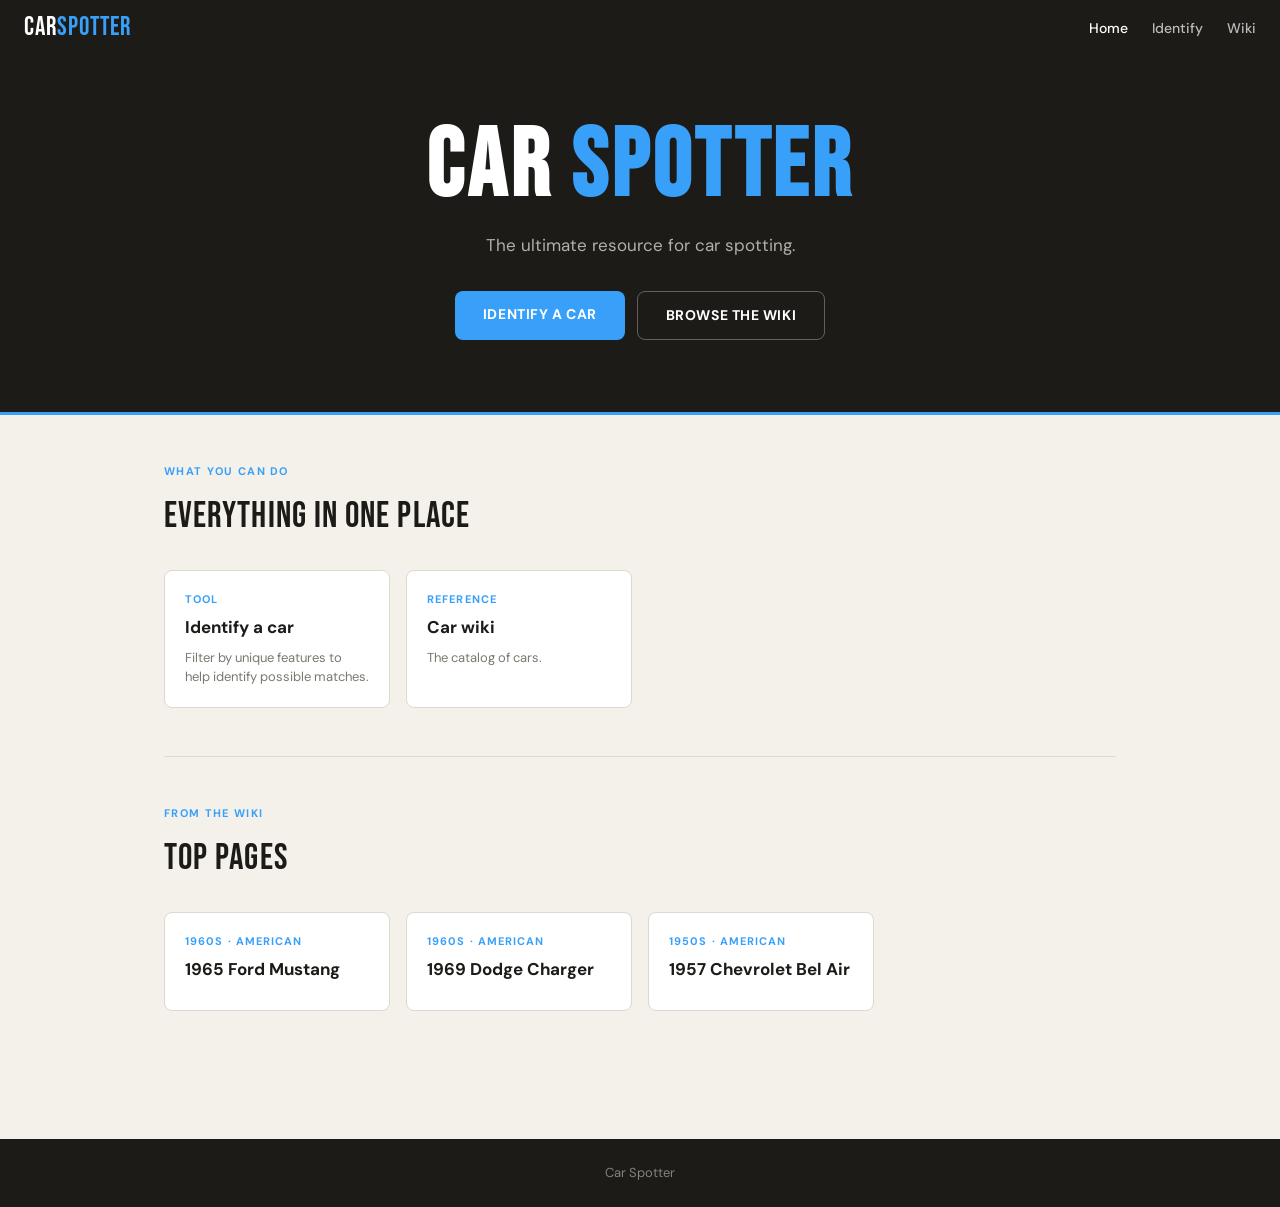
<file: index.html>
<!DOCTYPE html>
<html lang="en">
<head>
  <meta charset="UTF-8" />
  <meta name="viewport" content="width=device-width, initial-scale=1.0" />
  <title>CarSpotter</title>

  <!-- Google Fonts -->
  <link rel="preconnect" href="https://fonts.googleapis.com" />
  <link
    href="https://fonts.googleapis.com/css2?family=DM+Sans:wght@400;500;700&family=Bebas+Neue&display=swap"
    rel="stylesheet"
  />

  <style>
    /* ── Reset ────────────────────────────────────────────────── */
    *, *::before, *::after { box-sizing: border-box; margin: 0; padding: 0; }

    /* ── Design tokens ────────────────────────────────────────── */
    :root {
      --bg:       #f4f1eb;
      --surface:  #ffffff;
      --border:   #ddd9d0;
      --text:     #1c1b18;
      --muted:    #7a7870;
      --accent:   #39A0FA;
      --radius:   8px;
      --font-body: 'DM Sans', sans-serif;
      --font-display: 'Bebas Neue', sans-serif;
    }

    /* ── Base ─────────────────────────────────────────────────── */
    body {
      font-family: var(--font-body);
      background: var(--bg);
      color: var(--text);
      font-size: 16px;
      line-height: 1.6;
    }

    a { color: inherit; text-decoration: none; }
    a:hover { text-decoration: underline; }
    img { max-width: 100%; display: block; }

    /* ── Header / Nav ─────────────────────────────────────────── */
    header {
      background: var(--text);
      color: #fff;
      padding: 0 24px;
      display: flex;
      align-items: center;
      justify-content: space-between;
      height: 56px;
      position: sticky;
      top: 0;
      z-index: 100;
    }

    .logo {
      font-family: var(--font-display);
      font-size: 26px;
      letter-spacing: 0.04em;
      color: #fff;
    }

    .logo span { color: var(--accent); }

    nav { display: flex; gap: 24px; }

    nav a {
      font-size: 14px;
      font-weight: 500;
      color: rgba(255,255,255,0.7);
      transition: color 0.15s;
    }

    nav a:hover, nav a.active { color: #fff; text-decoration: none; }

    /* ── Hero ─────────────────────────────────────────────────── */
    .hero {
      background: var(--text);
      color: #fff;
      padding: 64px 24px 72px;
      text-align: center;
      border-bottom: 3px solid var(--accent);
    }

    .hero h1 {
      font-family: var(--font-display);
      font-size: clamp(48px, 8vw, 96px);
      letter-spacing: 0.04em;
      line-height: 1;
      margin-bottom: 16px;
    }

    .hero h1 span { color: var(--accent); }

    .hero p {
      font-size: 17px;
      color: rgba(255,255,255,0.65);
      max-width: 480px;
      margin: 0 auto 32px;
    }

    .btn {
      display: inline-block;
      padding: 12px 28px;
      border-radius: var(--radius);
      font-size: 14px;
      font-weight: 700;
      letter-spacing: 0.04em;
      text-transform: uppercase;
      cursor: pointer;
      transition: opacity 0.15s;
      border: none;
    }

    .btn:hover { opacity: 0.85; text-decoration: none; }
    .btn-primary { background: var(--accent); color: #fff; }
    .btn-ghost   { background: transparent; color: #fff; border: 1px solid rgba(255,255,255,0.3); }

    .hero-btns { display: flex; gap: 12px; justify-content: center; }

    /* ── Main content area ────────────────────────────────────── */
    main {
      max-width: 1000px;
      margin: 0 auto;
      padding: 48px 24px 80px;
    }

    /* ── Section heading ──────────────────────────────────────── */
    .section-label {
      font-size: 11px;
      font-weight: 700;
      letter-spacing: 0.12em;
      text-transform: uppercase;
      color: var(--accent);
      margin-bottom: 8px;
    }

    .section-title {
      font-family: var(--font-display);
      font-size: 36px;
      letter-spacing: 0.03em;
      margin-bottom: 24px;
    }

    /* ── Card grid ────────────────────────────────────────────── */
    .card-grid {
      display: grid;
      grid-template-columns: repeat(auto-fill, minmax(220px, 1fr));
      gap: 16px;
      margin-bottom: 48px;
    }

    .card {
      background: var(--surface);
      border: 1px solid var(--border);
      border-radius: var(--radius);
      padding: 20px;
      display: block;
      transition: box-shadow 0.15s, border-color 0.15s;
    }

    .card:hover {
      border-color: #bbb;
      box-shadow: 0 4px 16px rgba(0,0,0,0.07);
      text-decoration: none;
    }

    .card-label {
      font-size: 11px;
      font-weight: 700;
      letter-spacing: 0.1em;
      text-transform: uppercase;
      color: var(--accent);
      margin-bottom: 6px;
    }

    .card h3 { font-size: 17px; font-weight: 700; margin-bottom: 6px; }
    .card p  { font-size: 13px; color: var(--muted); line-height: 1.5; }

    /* ── Divider ──────────────────────────────────────────────── */
    .divider { border: none; border-top: 1px solid var(--border); margin: 48px 0; }

    /* ── Footer ───────────────────────────────────────────────── */
    footer {
      background: var(--text);
      color: rgba(255,255,255,0.45);
      text-align: center;
      padding: 24px;
      font-size: 13px;
    }

    /* ── Responsive ───────────────────────────────────────────── */
    @media (max-width: 600px) {
      nav { gap: 14px; }
      nav a { font-size: 13px; }
      .hero { padding: 48px 16px 56px; }
      .hero-btns { flex-direction: column; align-items: center; }
    }
  </style>
</head>
<body>

  <!-- ── Header ───────────────────────────────────────────────── -->
  <header>
    <div class="logo">Car<span>Spotter</span></div>
    <nav>
      <a href="index.html" class="active">Home</a>
      <a href="identify.html">Identify</a>
      <a href="wiki/index.html">Wiki</a>
      <!--<a href="guides/index.html">Guides</a>
      <a href="log.html">My Sightings</a>-->
    </nav>
  </header>

  <!-- ── Hero ─────────────────────────────────────────────────── -->
  <section class="hero">
    <h1>Car <span>Spotter</span></h1>
    <p>The ultimate resource for car spotting.</p>
    <div class="hero-btns">
      <a href="identify.html" class="btn btn-primary">Identify a car</a>
      <a href="wiki/index.html" class="btn btn-ghost">Browse the wiki</a>
    </div>
  </section>

  <!-- ── Main ─────────────────────────────────────────────────── -->
  <main>

    <div class="section-label">What you can do</div>
    <div class="section-title">Everything in one place</div>

    <div class="card-grid">
      <a href="identify.html" class="card">
        <div class="card-label">Tool</div>
        <h3>Identify a car</h3>
        <p>Filter by unique features to help identify possible matches.</p>
      </a>
      <a href="wiki/index.html" class="card">
        <div class="card-label">Reference</div>
        <h3>Car wiki</h3>
        <p>The catalog of cars.</p>
      </a>
  <!--<a href="guides/index.html" class="card">
        <div class="card-label">Learn</div>
        <h3>Spotting guides</h3>
        <p>Articles.</p>
      </a>
      <a href="log.html" class="card">
        <div class="card-label">Personal</div>
        <h3>My sightings</h3>
        <p>Log every interesting car you spot. Build your life list, track locations, and see your stats.</p>
      </a>-->
    </div>

    <hr class="divider" />

    <div class="section-label">From the Wiki</div>
    <div class="section-title">Top Pages</div>

    <div class="card-grid">
      <a href="wiki/mustang-1965.html" class="card">
        <div class="card-label">1960s &middot; American</div>
        <h3>1965 Ford Mustang</h3>
        <p></p>
      </a>
      <a href="wiki/charger-1969.html" class="card">
        <div class="card-label">1960s &middot; American</div>
        <h3>1969 Dodge Charger</h3>
        <p></p>
      </a>
      <a href="wiki/bel-air-1957.html" class="card">
        <div class="card-label">1950s &middot; American</div>
        <h3>1957 Chevrolet Bel Air</h3>
        <p></p>
      </a>
    </div>

  </main>

  <!-- ── Footer ───────────────────────────────────────────────── -->
  <footer>
    <p>Car Spotter</p>
  </footer>

</body>
</html>
</file>
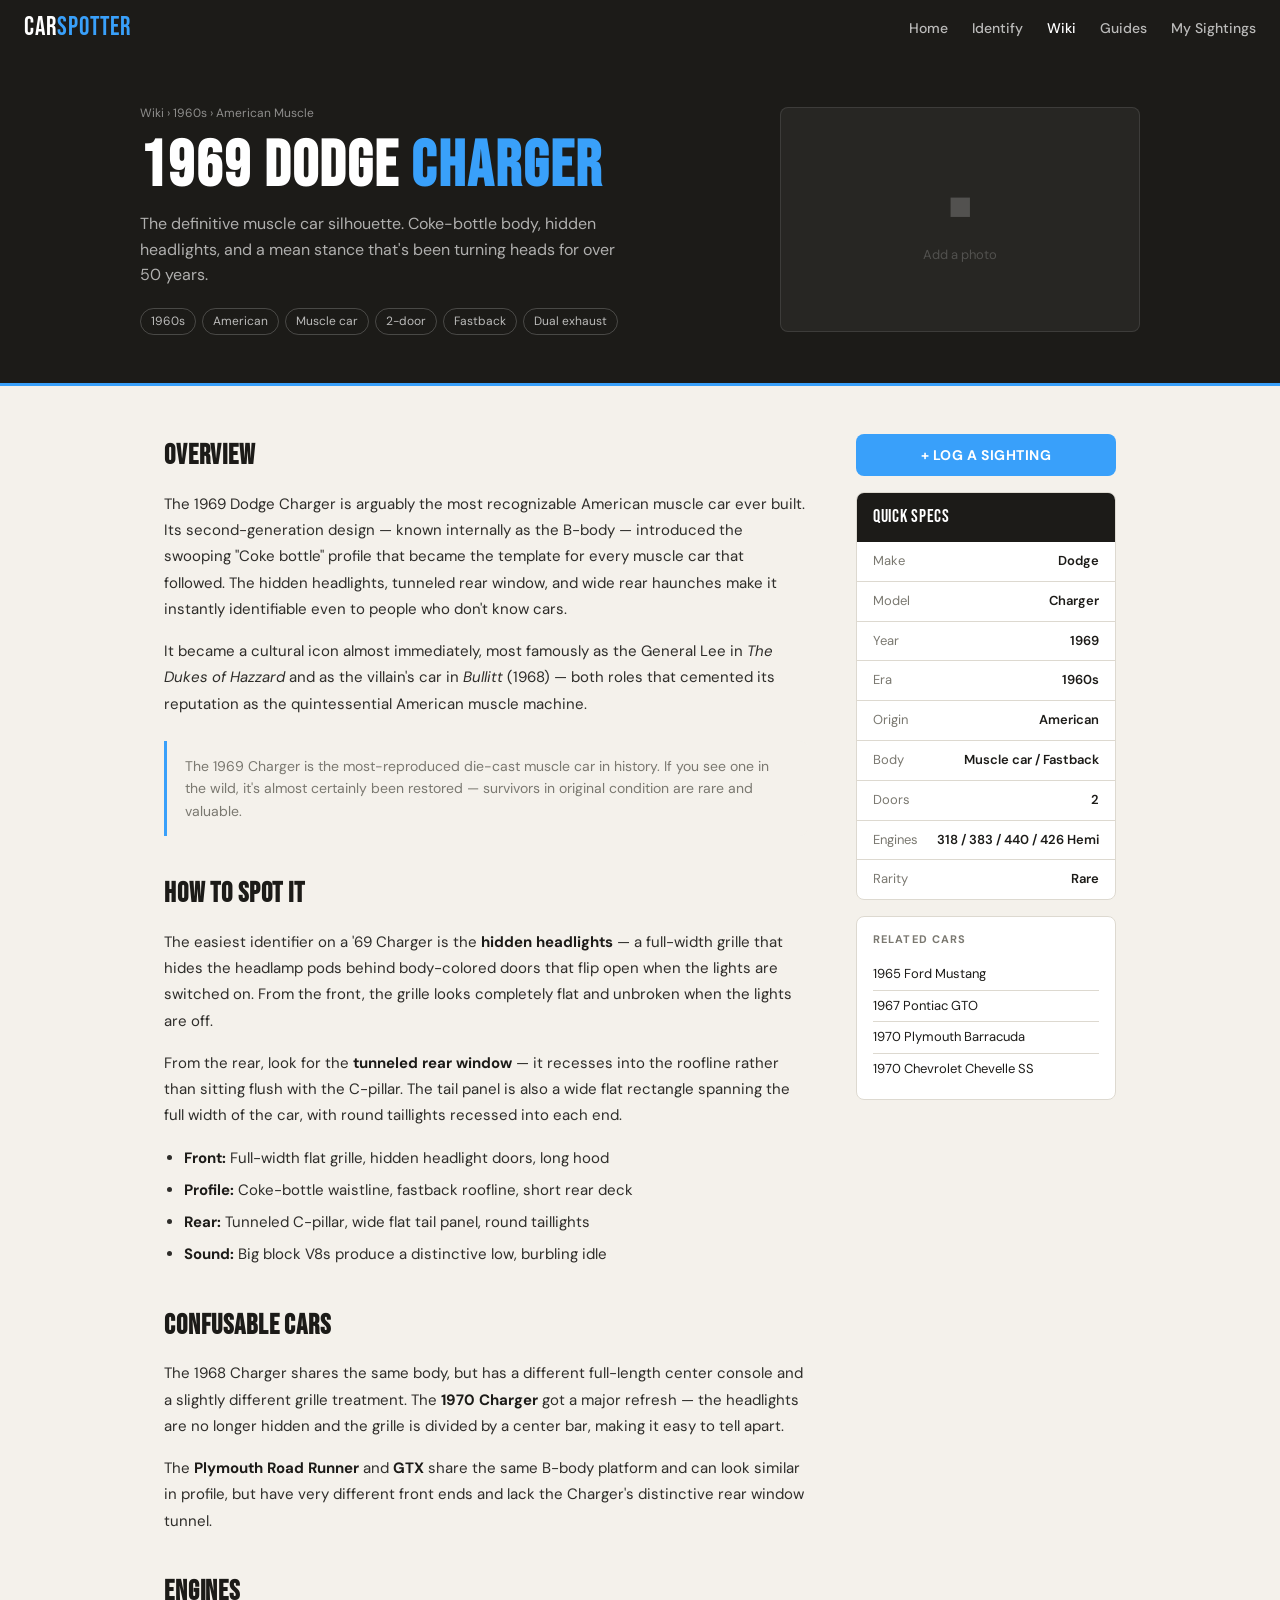
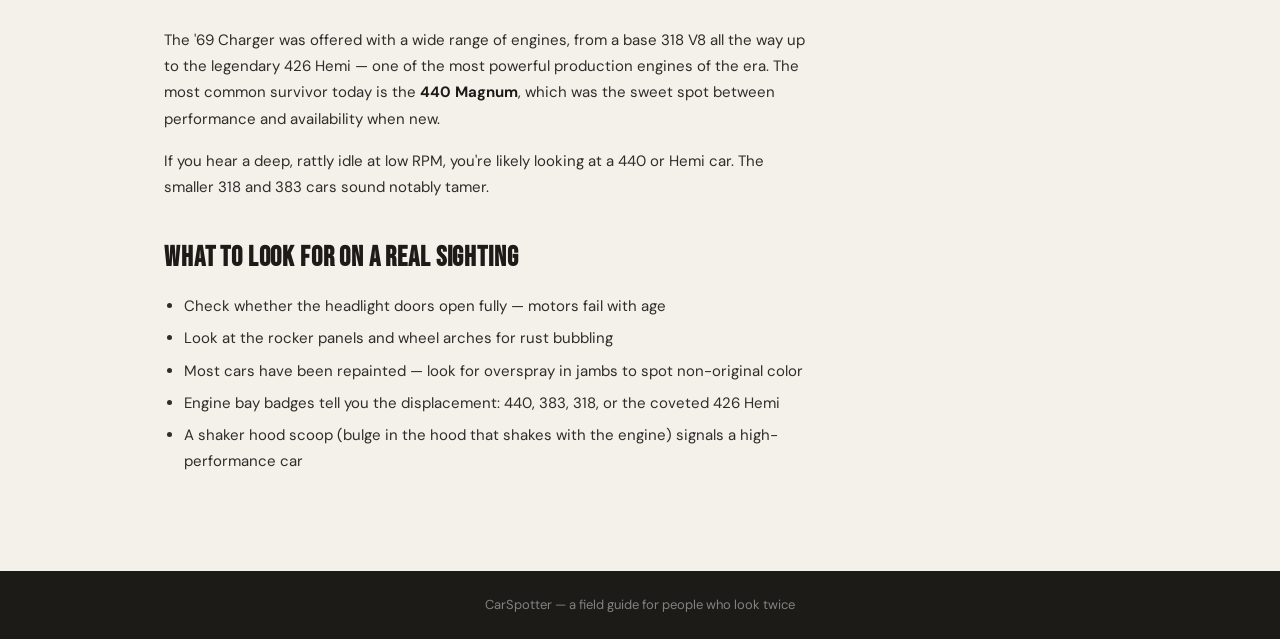
<file: 1969-dodge-charger.html>
<!DOCTYPE html>
<html lang="en">
<head>
  <meta charset="UTF-8" />
  <meta name="viewport" content="width=device-width, initial-scale=1.0" />
  <title>1969 Dodge Charger — CarSpotter Wiki</title>
  <link rel="preconnect" href="https://fonts.googleapis.com" />
  <link href="https://fonts.googleapis.com/css2?family=DM+Sans:wght@400;500;700&family=Bebas+Neue&display=swap" rel="stylesheet" />
  <link rel="stylesheet" href="../shared.css" />
  <style>
    /* ── Vehicle hero ────────────────────────────────────────── */
    .vehicle-hero {
      background: var(--text);
      color: #fff;
      border-bottom: 3px solid var(--accent);
      padding: 48px 24px;
    }

    .vehicle-hero-inner {
      max-width: 1000px;
      margin: 0 auto;
      display: grid;
      grid-template-columns: 1fr 360px;
      gap: 48px;
      align-items: center;
    }

    .vehicle-breadcrumb {
      font-size: 12px;
      color: rgba(255,255,255,0.5);
      margin-bottom: 12px;
    }

    .vehicle-breadcrumb a { color: rgba(255,255,255,0.5); }
    .vehicle-breadcrumb a:hover { color: #fff; text-decoration: none; }

    .vehicle-hero h1 {
      font-family: var(--font-display);
      font-size: clamp(36px, 5vw, 64px);
      letter-spacing: 0.03em;
      line-height: 1;
      margin-bottom: 12px;
    }

    .vehicle-hero h1 span { color: var(--accent); }

    .vehicle-tagline {
      font-size: 16px;
      color: rgba(255,255,255,0.65);
      margin-bottom: 20px;
      max-width: 480px;
    }

    .vehicle-tags { display: flex; flex-wrap: wrap; gap: 6px; }

    .vehicle-tag {
      font-size: 12px;
      padding: 3px 10px;
      border-radius: 20px;
      border: 1px solid rgba(255,255,255,0.2);
      color: rgba(255,255,255,0.7);
    }

    .vehicle-img-placeholder {
      background: rgba(255,255,255,0.05);
      border: 1px solid rgba(255,255,255,0.1);
      border-radius: var(--radius);
      aspect-ratio: 16/10;
      display: flex;
      flex-direction: column;
      align-items: center;
      justify-content: center;
      color: rgba(255,255,255,0.2);
      font-size: 13px;
      gap: 8px;
    }

    .vehicle-img-placeholder .icon { font-size: 40px; }

    /* ── Page layout ─────────────────────────────────────────── */
    .wiki-layout {
      max-width: 1000px;
      margin: 0 auto;
      padding: 48px 24px 80px;
      display: grid;
      grid-template-columns: 1fr 260px;
      gap: 48px;
      align-items: start;
    }

    /* ── Article body ────────────────────────────────────────── */
    .wiki-body h2 {
      font-family: var(--font-display);
      font-size: 28px;
      letter-spacing: 0.03em;
      margin: 36px 0 12px;
    }

    .wiki-body h2:first-child { margin-top: 0; }

    .wiki-body p {
      font-size: 15px;
      line-height: 1.75;
      color: #2e2d2a;
      margin-bottom: 16px;
    }

    .wiki-body ul {
      margin: 0 0 16px 20px;
    }

    .wiki-body ul li {
      font-size: 15px;
      line-height: 1.75;
      color: #2e2d2a;
      margin-bottom: 6px;
    }

    .wiki-body strong { font-weight: 700; color: var(--text); }

    .callout {
      background: var(--bg);
      border-left: 3px solid var(--accent);
      border-radius: 0 var(--radius) var(--radius) 0;
      padding: 14px 18px;
      margin: 24px 0;
      font-size: 14px;
      color: var(--muted);
      line-height: 1.6;
    }

    /* ── Sidebar ─────────────────────────────────────────────── */
    .wiki-sidebar { position: sticky; top: 76px; }

    .spec-card {
      background: var(--surface);
      border: 1px solid var(--border);
      border-radius: var(--radius);
      overflow: hidden;
      margin-bottom: 16px;
    }

    .spec-card-title {
      background: var(--text);
      color: #fff;
      font-family: var(--font-display);
      font-size: 18px;
      letter-spacing: 0.04em;
      padding: 10px 16px;
    }

    .spec-row {
      display: flex;
      justify-content: space-between;
      align-items: baseline;
      padding: 9px 16px;
      border-bottom: 1px solid var(--border);
      font-size: 13px;
    }

    .spec-row:last-child { border-bottom: none; }
    .spec-key   { color: var(--muted); }
    .spec-value { font-weight: 600; text-align: right; }

    .log-btn {
      width: 100%;
      display: block;
      text-align: center;
      padding: 12px;
      background: var(--accent);
      color: #fff;
      font-family: var(--font-body);
      font-size: 14px;
      font-weight: 700;
      letter-spacing: 0.04em;
      text-transform: uppercase;
      border: none;
      border-radius: var(--radius);
      cursor: pointer;
      transition: opacity 0.15s;
      margin-bottom: 16px;
    }

    .log-btn:hover { opacity: 0.85; text-decoration: none; }

    .nav-card {
      background: var(--surface);
      border: 1px solid var(--border);
      border-radius: var(--radius);
      padding: 14px 16px;
    }

    .nav-card-title {
      font-size: 11px;
      font-weight: 700;
      letter-spacing: 0.1em;
      text-transform: uppercase;
      color: var(--muted);
      margin-bottom: 10px;
    }

    .nav-card a {
      display: block;
      font-size: 13px;
      padding: 5px 0;
      color: var(--text);
      border-bottom: 1px solid var(--border);
    }

    .nav-card a:last-child { border-bottom: none; }
    .nav-card a:hover { color: var(--accent); text-decoration: none; }

    /* ── Responsive ──────────────────────────────────────────── */
    @media (max-width: 720px) {
      .vehicle-hero-inner { grid-template-columns: 1fr; }
      .vehicle-img-placeholder { display: none; }
      .wiki-layout { grid-template-columns: 1fr; }
      .wiki-sidebar { position: static; }
    }
  </style>
</head>
<body>

  <header>
    <a href="../index.html" class="logo">Car<span>Spotter</span></a>
    <nav>
      <a href="../index.html">Home</a>
      <a href="../identify.html">Identify</a>
      <a href="index.html" class="active">Wiki</a>
      <a href="../guides/index.html">Guides</a>
      <a href="../log.html">My Sightings</a>
    </nav>
  </header>

  <!-- ── Vehicle hero ──────────────────────────────────────────── -->
  <div class="vehicle-hero">
    <div class="vehicle-hero-inner">
      <div>
        <div class="vehicle-breadcrumb">
          <a href="index.html">Wiki</a> &rsaquo; 1960s &rsaquo; American Muscle
        </div>
        <h1>1969 Dodge <span>Charger</span></h1>
        <p class="vehicle-tagline">
          The definitive muscle car silhouette. Coke-bottle body, hidden headlights, and a mean stance that's been turning heads for over 50 years.
        </p>
        <div class="vehicle-tags">
          <span class="vehicle-tag">1960s</span>
          <span class="vehicle-tag">American</span>
          <span class="vehicle-tag">Muscle car</span>
          <span class="vehicle-tag">2-door</span>
          <span class="vehicle-tag">Fastback</span>
          <span class="vehicle-tag">Dual exhaust</span>
        </div>
      </div>
      <div class="vehicle-img-placeholder">
        <span class="icon">&#9632;</span>
        <span>Add a photo</span>
      </div>
    </div>
  </div>

  <!-- ── Wiki content ───────────────────────────────────────────── -->
  <div class="wiki-layout">

    <!-- Article -->
    <article class="wiki-body">

      <h2>Overview</h2>
      <p>
        The 1969 Dodge Charger is arguably the most recognizable American muscle car ever built.
        Its second-generation design — known internally as the B-body — introduced the swooping
        "Coke bottle" profile that became the template for every muscle car that followed.
        The hidden headlights, tunneled rear window, and wide rear haunches make it instantly
        identifiable even to people who don't know cars.
      </p>
      <p>
        It became a cultural icon almost immediately, most famously as the General Lee in
        <em>The Dukes of Hazzard</em> and as the villain's car in <em>Bullitt</em> (1968) — both
        roles that cemented its reputation as the quintessential American muscle machine.
      </p>

      <div class="callout">
        The 1969 Charger is the most-reproduced die-cast muscle car in history. If you see one
        in the wild, it's almost certainly been restored — survivors in original condition are rare
        and valuable.
      </div>

      <h2>How to spot it</h2>
      <p>
        The easiest identifier on a '69 Charger is the <strong>hidden headlights</strong> — a
        full-width grille that hides the headlamp pods behind body-colored doors that flip open
        when the lights are switched on. From the front, the grille looks completely flat and
        unbroken when the lights are off.
      </p>
      <p>
        From the rear, look for the <strong>tunneled rear window</strong> — it recesses into the
        roofline rather than sitting flush with the C-pillar. The tail panel is also a wide flat
        rectangle spanning the full width of the car, with round taillights recessed into each
        end.
      </p>
      <ul>
        <li><strong>Front:</strong> Full-width flat grille, hidden headlight doors, long hood</li>
        <li><strong>Profile:</strong> Coke-bottle waistline, fastback roofline, short rear deck</li>
        <li><strong>Rear:</strong> Tunneled C-pillar, wide flat tail panel, round taillights</li>
        <li><strong>Sound:</strong> Big block V8s produce a distinctive low, burbling idle</li>
      </ul>

      <h2>Confusable cars</h2>
      <p>
        The 1968 Charger shares the same body, but has a different full-length center console
        and a slightly different grille treatment. The <strong>1970 Charger</strong> got a major
        refresh — the headlights are no longer hidden and the grille is divided by a center bar,
        making it easy to tell apart.
      </p>
      <p>
        The <strong>Plymouth Road Runner</strong> and <strong>GTX</strong> share the same
        B-body platform and can look similar in profile, but have very different front ends and
        lack the Charger's distinctive rear window tunnel.
      </p>

      <h2>Engines</h2>
      <p>
        The '69 Charger was offered with a wide range of engines, from a base 318 V8 all the
        way up to the legendary 426 Hemi — one of the most powerful production engines of the era.
        The most common survivor today is the <strong>440 Magnum</strong>, which was the sweet
        spot between performance and availability when new.
      </p>
      <p>
        If you hear a deep, rattly idle at low RPM, you're likely looking at a 440 or Hemi car.
        The smaller 318 and 383 cars sound notably tamer.
      </p>

      <h2>What to look for on a real sighting</h2>
      <ul>
        <li>Check whether the headlight doors open fully — motors fail with age</li>
        <li>Look at the rocker panels and wheel arches for rust bubbling</li>
        <li>Most cars have been repainted — look for overspray in jambs to spot non-original color</li>
        <li>Engine bay badges tell you the displacement: 440, 383, 318, or the coveted 426 Hemi</li>
        <li>A shaker hood scoop (bulge in the hood that shakes with the engine) signals a high-performance car</li>
      </ul>

    </article>

    <!-- Sidebar -->
    <aside class="wiki-sidebar">

      <button class="log-btn" onclick="logThis()">+ Log a sighting</button>

      <div class="spec-card">
        <div class="spec-card-title">Quick specs</div>
        <div class="spec-row">
          <span class="spec-key">Make</span>
          <span class="spec-value">Dodge</span>
        </div>
        <div class="spec-row">
          <span class="spec-key">Model</span>
          <span class="spec-value">Charger</span>
        </div>
        <div class="spec-row">
          <span class="spec-key">Year</span>
          <span class="spec-value">1969</span>
        </div>
        <div class="spec-row">
          <span class="spec-key">Era</span>
          <span class="spec-value">1960s</span>
        </div>
        <div class="spec-row">
          <span class="spec-key">Origin</span>
          <span class="spec-value">American</span>
        </div>
        <div class="spec-row">
          <span class="spec-key">Body</span>
          <span class="spec-value">Muscle car / Fastback</span>
        </div>
        <div class="spec-row">
          <span class="spec-key">Doors</span>
          <span class="spec-value">2</span>
        </div>
        <div class="spec-row">
          <span class="spec-key">Engines</span>
          <span class="spec-value">318 / 383 / 440 / 426 Hemi</span>
        </div>
        <div class="spec-row">
          <span class="spec-key">Rarity</span>
          <span class="spec-value">Rare</span>
        </div>
      </div>

      <div class="nav-card">
        <div class="nav-card-title">Related cars</div>
        <a href="1969-ford-mustang.html">1965 Ford Mustang</a>
        <a href="1967-pontiac-gto.html">1967 Pontiac GTO</a>
        <a href="1970-plymouth-barracuda.html">1970 Plymouth Barracuda</a>
        <a href="1970-chevrolet-chevelle-ss.html">1970 Chevrolet Chevelle SS</a>
      </div>

    </aside>
  </div>

  <footer><p>CarSpotter &mdash; a field guide for people who look twice</p></footer>
  <div id="toast"></div>

  <script>
    function logThis() {
      // Pre-fill the log page and navigate to it
      localStorage.setItem('cs_prefill', JSON.stringify({
        vehicle: '1969 Dodge Charger',
        date: new Date().toISOString().split('T')[0]
      }));
      window.location.href = '../log.html';
    }

    // Show toast if redirected back after logging
    window.addEventListener('DOMContentLoaded', () => {
      const msg = localStorage.getItem('cs_logged_msg');
      if (msg) {
        const t = document.getElementById('toast');
        t.textContent = msg;
        t.classList.add('show');
        setTimeout(() => t.classList.remove('show'), 2500);
        localStorage.removeItem('cs_logged_msg');
      }
    });
  </script>

</body>
</html>
</file>
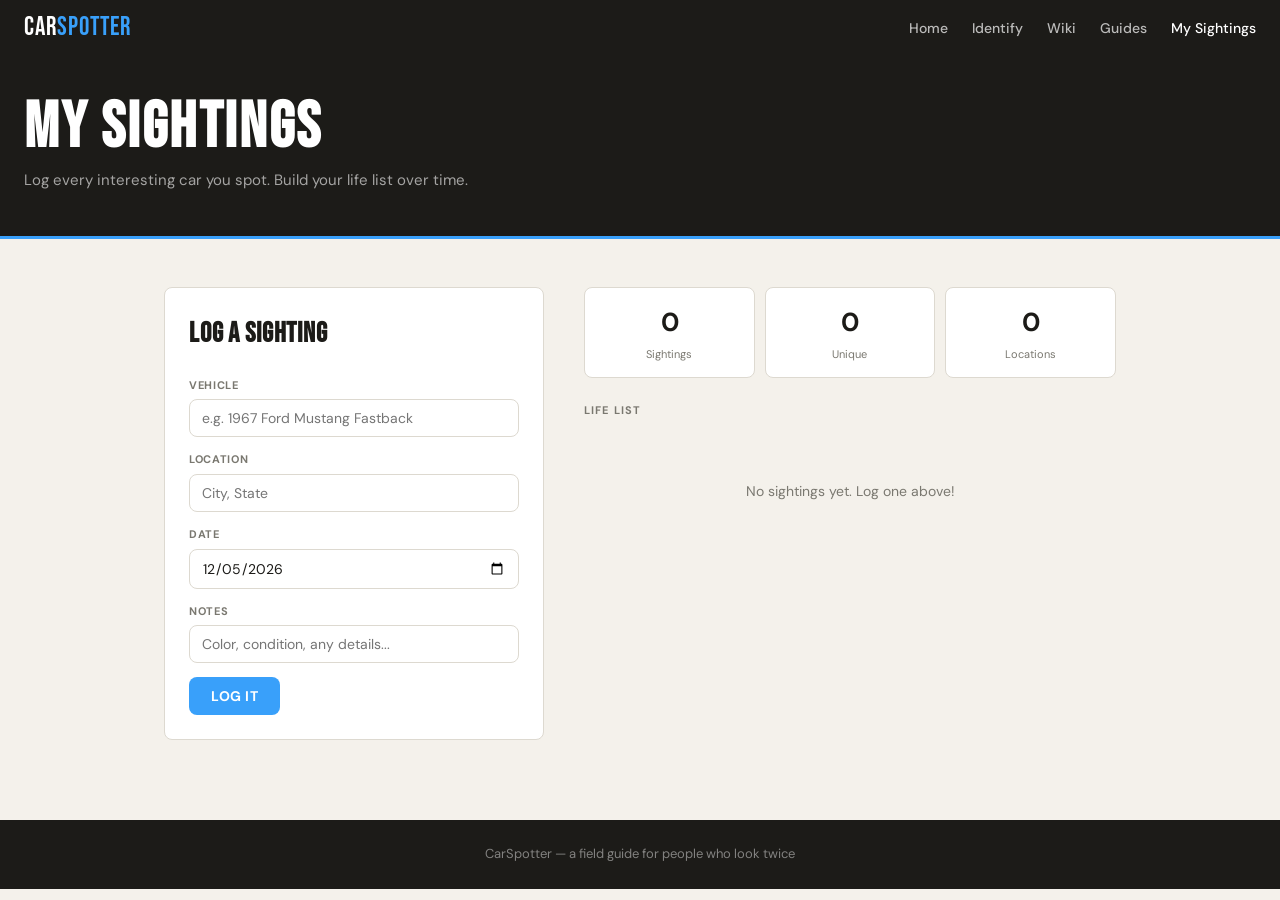
<file: log.html>
<!DOCTYPE html>
<html lang="en">
<head>
  <meta charset="UTF-8" />
  <meta name="viewport" content="width=device-width, initial-scale=1.0" />
  <title>My Sightings — CarSpotter</title>
  <link rel="preconnect" href="https://fonts.googleapis.com" />
  <link href="https://fonts.googleapis.com/css2?family=DM+Sans:wght@400;500;700&family=Bebas+Neue&display=swap" rel="stylesheet" />
  <link rel="stylesheet" href="shared.css" />
  <style>
    .two-col {
      display: grid;
      grid-template-columns: 380px 1fr;
      gap: 40px;
      align-items: start;
    }

    /* Log form */
    .log-form {
      background: var(--surface);
      border: 1px solid var(--border);
      border-radius: var(--radius);
      padding: 24px;
      position: sticky;
      top: 76px;
    }

    .log-form h2 {
      font-family: var(--font-display);
      font-size: 28px;
      letter-spacing: 0.03em;
      margin-bottom: 20px;
    }

    /* Stats */
    .stats {
      display: grid;
      grid-template-columns: repeat(3, 1fr);
      gap: 10px;
      margin-bottom: 24px;
    }

    .stat {
      background: var(--surface);
      border: 1px solid var(--border);
      border-radius: var(--radius);
      padding: 14px;
      text-align: center;
    }

    .stat-num   { font-size: 26px; font-weight: 700; letter-spacing: -0.03em; }
    .stat-label { font-size: 11px; color: var(--muted); margin-top: 2px; }

    /* Sighting rows */
    .sighting-row {
      display: flex;
      justify-content: space-between;
      align-items: center;
      padding: 12px 16px;
      background: var(--surface);
      border: 1px solid var(--border);
      border-radius: var(--radius);
      margin-bottom: 8px;
    }

    .sighting-name { font-size: 14px; font-weight: 600; }
    .sighting-meta { font-size: 12px; color: var(--muted); margin-top: 2px; }
    .sighting-count { font-size: 22px; font-weight: 700; color: var(--muted); min-width: 28px; text-align: right; }

    .list-label {
      font-size: 11px;
      font-weight: 700;
      letter-spacing: 0.1em;
      text-transform: uppercase;
      color: var(--muted);
      margin-bottom: 12px;
    }

    @media (max-width: 720px) {
      .two-col { grid-template-columns: 1fr; }
      .log-form { position: static; }
    }
  </style>
</head>
<body>

  <header>
    <a href="index.html" class="logo">Car<span>Spotter</span></a>
    <nav>
      <a href="index.html">Home</a>
      <a href="identify.html">Identify</a>
      <a href="wiki/index.html">Wiki</a>
      <a href="guides/index.html">Guides</a>
      <a href="log.html" class="active">My Sightings</a>
    </nav>
  </header>

  <div class="page-header">
    <h1>My Sightings</h1>
    <p>Log every interesting car you spot. Build your life list over time.</p>
  </div>

  <main>
    <div class="two-col">

      <!-- Log form -->
      <div class="log-form">
        <h2>Log a sighting</h2>
        <div class="field">
          <label>Vehicle</label>
          <input type="text" id="log-vehicle" placeholder="e.g. 1967 Ford Mustang Fastback" />
        </div>
        <div class="field">
          <label>Location</label>
          <input type="text" id="log-location" placeholder="City, State" />
        </div>
        <div class="field">
          <label>Date</label>
          <input type="date" id="log-date" />
        </div>
        <div class="field">
          <label>Notes</label>
          <input type="text" id="log-notes" placeholder="Color, condition, any details..." />
        </div>
        <button class="btn btn-primary" onclick="logSighting()">Log it</button>
      </div>

      <!-- Life list -->
      <div>
        <div class="stats">
          <div class="stat">
            <div class="stat-num" id="stat-total">0</div>
            <div class="stat-label">Sightings</div>
          </div>
          <div class="stat">
            <div class="stat-num" id="stat-unique">0</div>
            <div class="stat-label">Unique</div>
          </div>
          <div class="stat">
            <div class="stat-num" id="stat-places">0</div>
            <div class="stat-label">Locations</div>
          </div>
        </div>

        <div class="list-label">Life list</div>
        <div id="life-list"></div>
      </div>

    </div>
  </main>

  <footer><p>CarSpotter &mdash; a field guide for people who look twice</p></footer>
  <div id="toast"></div>

  <script>
    let sightings = JSON.parse(localStorage.getItem('cs_sightings') || '[]');

    function save() { localStorage.setItem('cs_sightings', JSON.stringify(sightings)); }
    function today() { return new Date().toISOString().split('T')[0]; }

    function getVal(id) { return document.getElementById(id).value.trim(); }

    function logSighting() {
      const vehicle = getVal('log-vehicle');
      if (!vehicle) { alert('Enter a vehicle name.'); return; }
      sightings.push({
        vehicle,
        location: getVal('log-location'),
        date:     getVal('log-date') || today(),
        notes:    getVal('log-notes'),
        ts:       Date.now()
      });
      save();
      ['log-vehicle','log-location','log-notes'].forEach(id =>
        document.getElementById(id).value = ''
      );
      document.getElementById('log-date').value = today();
      showToast(`"${vehicle}" logged!`);
      render();
    }

    function showToast(msg) {
      const t = document.getElementById('toast');
      t.textContent = msg;
      t.classList.add('show');
      setTimeout(() => t.classList.remove('show'), 2500);
    }

    function render() {
      const counts = {};
      sightings.forEach(s => {
        if (!counts[s.vehicle]) counts[s.vehicle] = [];
        counts[s.vehicle].push(s);
      });

      const entries = Object.entries(counts).sort((a, b) => b[1].length - a[1].length);
      const locs    = new Set(sightings.map(s => s.location).filter(Boolean)).size;

      document.getElementById('stat-total').textContent  = sightings.length;
      document.getElementById('stat-unique').textContent = entries.length;
      document.getElementById('stat-places').textContent = locs;

      const el = document.getElementById('life-list');
      if (!entries.length) {
        el.innerHTML = '<p class="empty">No sightings yet. Log one above!</p>';
        return;
      }

      el.innerHTML = entries.map(([name, spots]) => {
        const last = [...spots].sort((a, b) => b.ts - a.ts)[0];
        const meta = [last.date, last.location].filter(Boolean).join(' · ');
        return `
          <div class="sighting-row">
            <div>
              <div class="sighting-name">${name}</div>
              <div class="sighting-meta">${meta}</div>
            </div>
            <div class="sighting-count">${spots.length}</div>
          </div>`;
      }).join('');
    }

    document.getElementById('log-date').value = today();

    // Handle prefill from wiki page "Log a sighting" button
    const prefill = localStorage.getItem('cs_prefill');
    if (prefill) {
      try {
        const data = JSON.parse(prefill);
        if (data.vehicle) document.getElementById('log-vehicle').value = data.vehicle;
        if (data.date)    document.getElementById('log-date').value    = data.date;
      } catch(e) {}
      localStorage.removeItem('cs_prefill');
    }

    render();
  </script>
</body>
</html>
</file>
<file: shared.css>
/* ── shared.css — imported by every page ────────────────────── */

*, *::before, *::after { box-sizing: border-box; margin: 0; padding: 0; }

:root {
  --bg:           #f4f1eb;
  --surface:      #ffffff;
  --border:       #ddd9d0;
  --text:         #1c1b18;
  --muted:        #7a7870;
  --accent:       #39A0FA;
  --radius:       8px;
  --font-body:    'DM Sans', sans-serif;
  --font-display: 'Bebas Neue', sans-serif;
}

body {
  font-family: var(--font-body);
  background: var(--bg);
  color: var(--text);
  font-size: 16px;
  line-height: 1.6;
}

a { color: inherit; text-decoration: none; }
a:hover { text-decoration: underline; }
img { max-width: 100%; display: block; }

/* ── Header ─────────────────────────────────────────────────── */
header {
  background: var(--text);
  color: #fff;
  padding: 0 24px;
  display: flex;
  align-items: center;
  justify-content: space-between;
  height: 56px;
  position: sticky;
  top: 0;
  z-index: 100;
}

.logo {
  font-family: var(--font-display);
  font-size: 26px;
  letter-spacing: 0.04em;
  color: #fff;
}

.logo span { color: var(--accent); }

nav { display: flex; gap: 24px; }

nav a {
  font-size: 14px;
  font-weight: 500;
  color: rgba(255,255,255,0.7);
  transition: color 0.15s;
}

nav a:hover,
nav a.active { color: #fff; text-decoration: none; }

/* ── Page header ─────────────────────────────────────────────── */
.page-header {
  background: var(--text);
  color: #fff;
  padding: 40px 24px 44px;
  border-bottom: 3px solid var(--accent);
}

.page-header h1 {
  font-family: var(--font-display);
  font-size: clamp(36px, 6vw, 64px);
  letter-spacing: 0.04em;
  line-height: 1;
  margin-bottom: 8px;
}

.page-header p { font-size: 15px; color: rgba(255,255,255,0.6); }

/* ── Main ────────────────────────────────────────────────────── */
main {
  max-width: 1000px;
  margin: 0 auto;
  padding: 48px 24px 80px;
}

/* ── Buttons ─────────────────────────────────────────────────── */
.btn {
  display: inline-block;
  padding: 10px 22px;
  border-radius: var(--radius);
  font-family: var(--font-body);
  font-size: 14px;
  font-weight: 700;
  letter-spacing: 0.04em;
  text-transform: uppercase;
  cursor: pointer;
  transition: opacity 0.15s;
  border: none;
}

.btn:hover { opacity: 0.82; text-decoration: none; }
.btn-primary { background: var(--accent); color: #fff; }
.btn-ghost   { background: transparent; color: var(--text); border: 1px solid var(--border); }

/* ── Section labels ──────────────────────────────────────────── */
.section-label {
  font-size: 11px;
  font-weight: 700;
  letter-spacing: 0.12em;
  text-transform: uppercase;
  color: var(--accent);
  margin-bottom: 8px;
}

.section-title {
  font-family: var(--font-display);
  font-size: 36px;
  letter-spacing: 0.03em;
  margin-bottom: 24px;
}

/* ── Cards ───────────────────────────────────────────────────── */
.card-grid {
  display: grid;
  grid-template-columns: repeat(auto-fill, minmax(220px, 1fr));
  gap: 14px;
  margin-bottom: 48px;
}

.card {
  background: var(--surface);
  border: 1px solid var(--border);
  border-radius: var(--radius);
  padding: 20px;
  display: block;
  transition: box-shadow 0.15s, border-color 0.15s;
}

.card:hover {
  border-color: #bbb;
  box-shadow: 0 4px 16px rgba(0,0,0,0.07);
  text-decoration: none;
}

.card-label {
  font-size: 11px;
  font-weight: 700;
  letter-spacing: 0.1em;
  text-transform: uppercase;
  color: var(--accent);
  margin-bottom: 6px;
}

.card h3 { font-size: 16px; font-weight: 700; margin-bottom: 6px; }
.card p  { font-size: 13px; color: var(--muted); line-height: 1.5; }

/* ── Tags ────────────────────────────────────────────────────── */
.tag {
  font-size: 11px;
  padding: 2px 8px;
  border-radius: 20px;
  background: var(--bg);
  border: 1px solid var(--border);
  color: var(--muted);
}

/* ── Form elements ───────────────────────────────────────────── */
.field { display: flex; flex-direction: column; gap: 5px; margin-bottom: 14px; }

label {
  font-size: 11px;
  font-weight: 700;
  letter-spacing: 0.06em;
  text-transform: uppercase;
  color: var(--muted);
}

select,
input[type="text"],
input[type="date"] {
  font-family: var(--font-body);
  font-size: 14px;
  padding: 9px 12px;
  border: 1px solid var(--border);
  border-radius: var(--radius);
  background: var(--surface);
  color: var(--text);
  width: 100%;
  appearance: none;
  -webkit-appearance: none;
  transition: border-color 0.15s;
}

select:focus,
input:focus { outline: none; border-color: var(--text); }

/* ── Divider ─────────────────────────────────────────────────── */
.divider { border: none; border-top: 1px solid var(--border); margin: 40px 0; }

/* ── Empty state ─────────────────────────────────────────────── */
.empty {
  text-align: center;
  color: var(--muted);
  font-size: 14px;
  padding: 48px 0;
}

/* ── Toast ───────────────────────────────────────────────────── */
#toast {
  position: fixed;
  bottom: 24px;
  left: 50%;
  transform: translateX(-50%) translateY(16px);
  background: var(--text);
  color: #fff;
  font-size: 13px;
  font-weight: 500;
  padding: 10px 20px;
  border-radius: 20px;
  opacity: 0;
  transition: opacity 0.2s, transform 0.2s;
  pointer-events: none;
  z-index: 200;
}

#toast.show { opacity: 1; transform: translateX(-50%) translateY(0); }

/* ── Footer ──────────────────────────────────────────────────── */
footer {
  background: var(--text);
  color: rgba(255,255,255,0.45);
  text-align: center;
  padding: 24px;
  font-size: 13px;
}

/* ── Responsive ──────────────────────────────────────────────── */
@media (max-width: 600px) {
  nav { gap: 14px; }
  nav a { font-size: 13px; }
  main { padding: 32px 16px 64px; }
}
</file>
